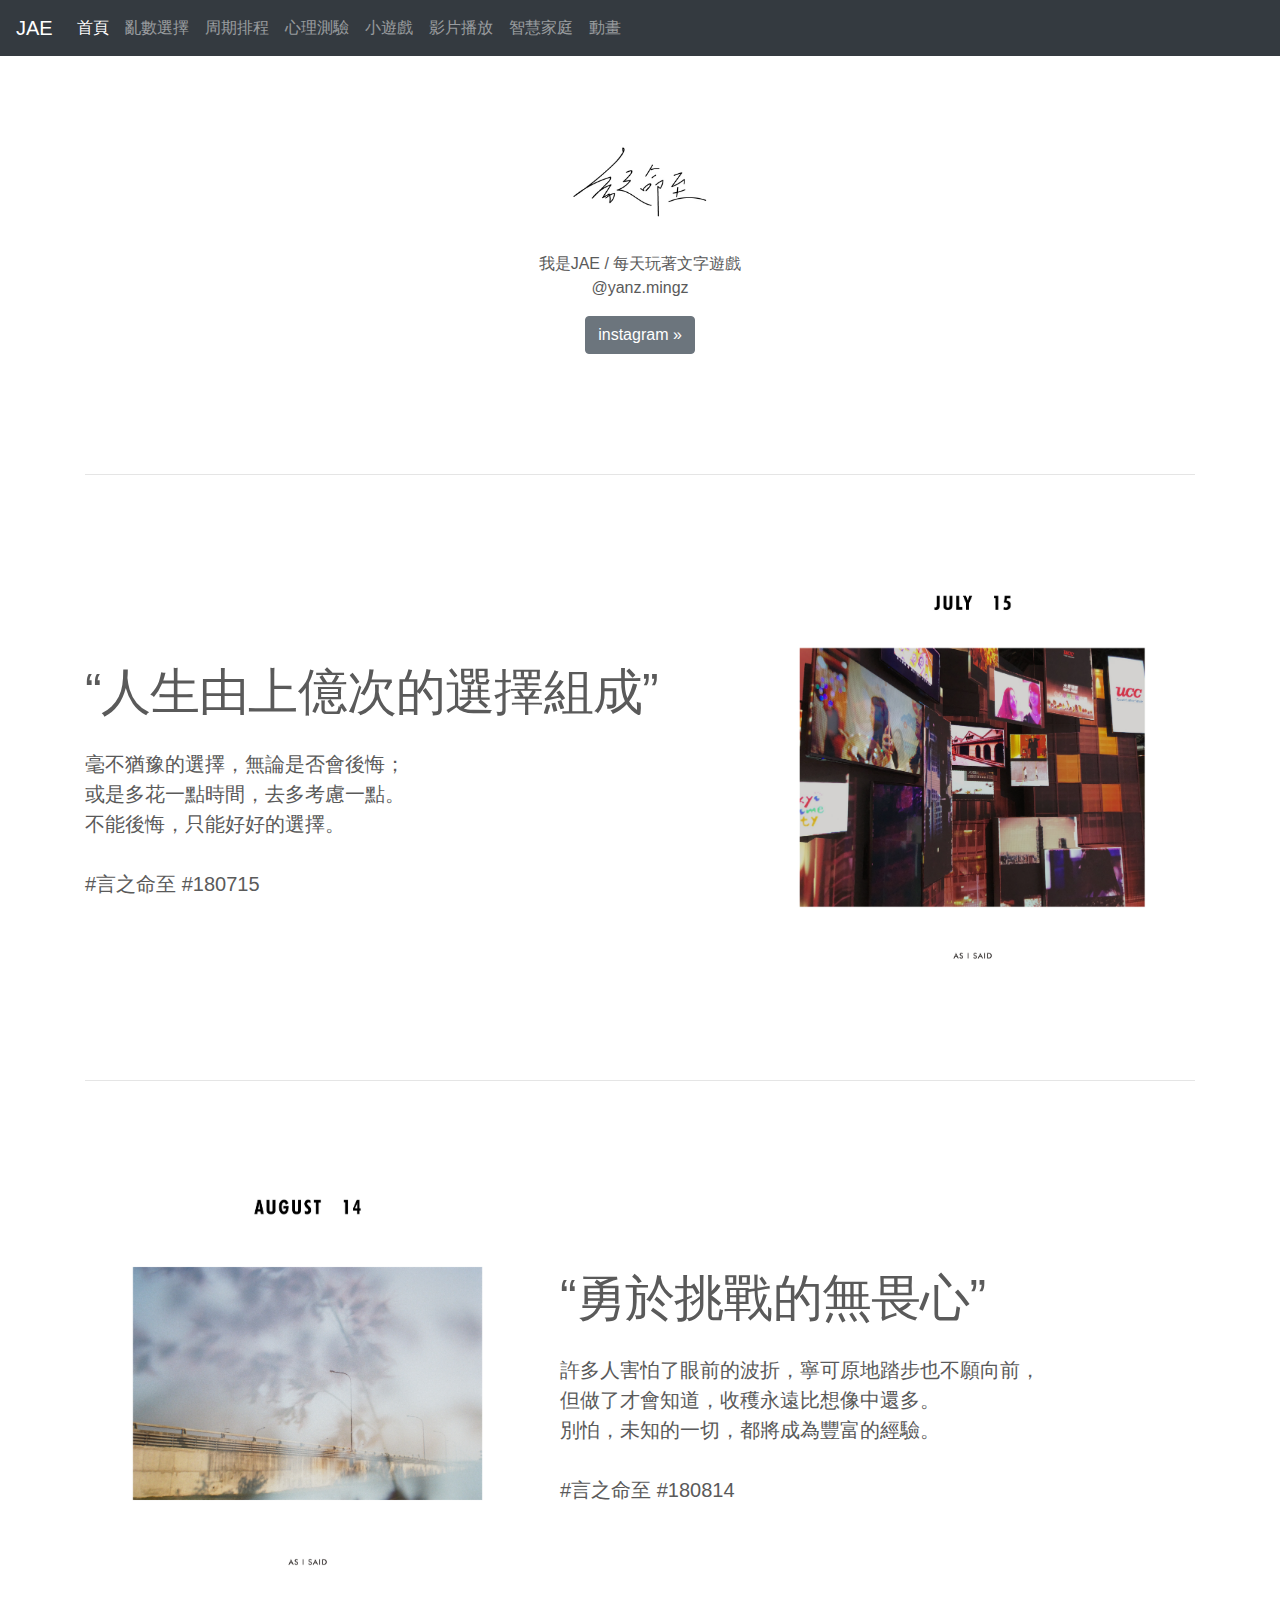
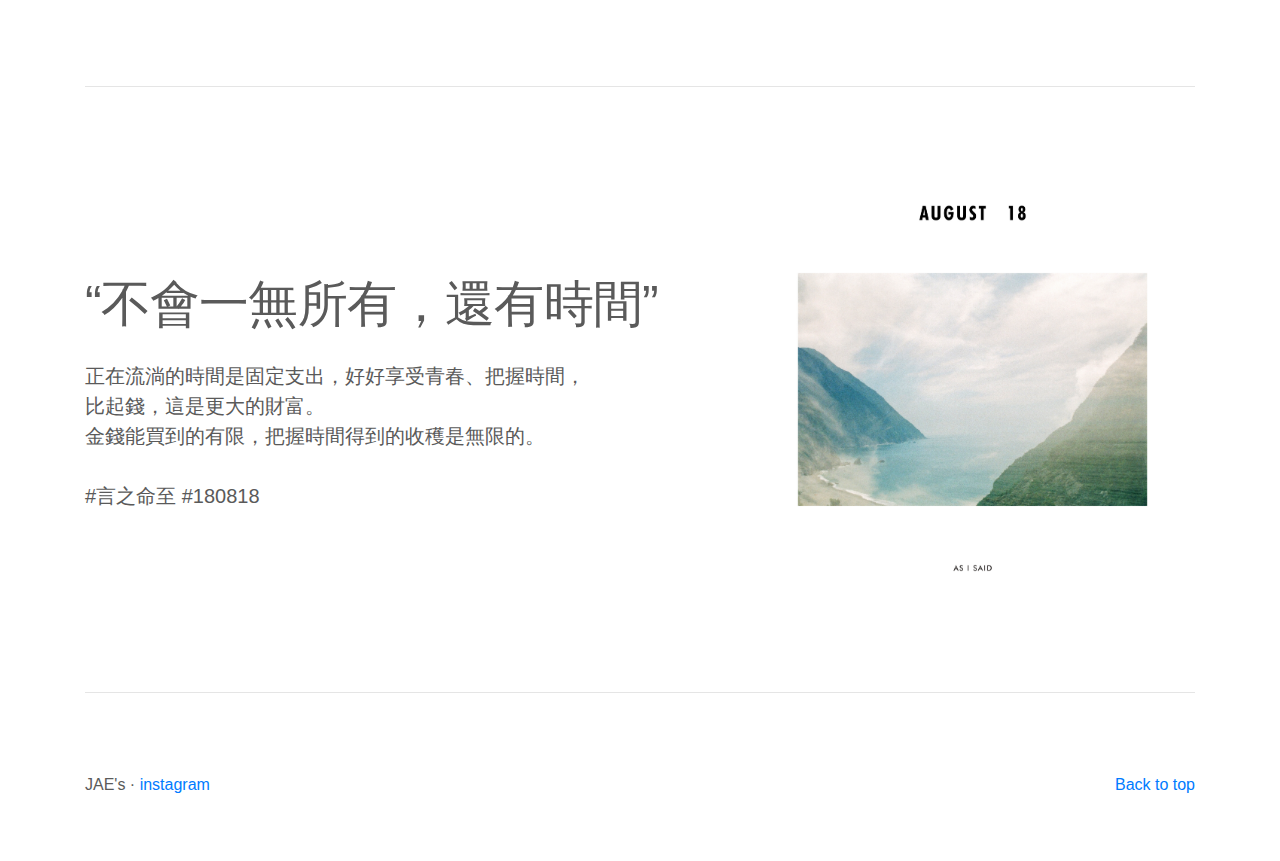
<file: index.html>
<!doctype html>
<html lang="en">
  <head>
    <meta charset="utf-8">
    <meta name="viewport" content="width=device-width, initial-scale=1, shrink-to-fit=no">
    <meta name="description" content="">
    <meta name="author" content="">
    <link rel="icon" href="favicon.ico">

    <title>JAE</title>

    <!-- Bootstrap core CSS -->
    <link href="dist/css/bootstrap.min.css" rel="stylesheet">

    <!-- Custom styles for this template -->
    <link href="carousel.css" rel="stylesheet">
  </head>
  <body>

    <header>
      <nav class="navbar navbar-expand-md navbar-dark fixed-top bg-dark">
        <a class="navbar-brand" href="index.html">JAE</a>
        <button class="navbar-toggler" type="button" data-toggle="collapse" data-target="#navbarCollapse" aria-controls="navbarCollapse" aria-expanded="false" aria-label="Toggle navigation">
          <span class="navbar-toggler-icon"></span>
        </button>
        <div class="collapse navbar-collapse" id="navbarCollapse">
          <ul class="navbar-nav mr-auto">
            <li class="nav-item active">
              <a class="nav-link" href="#">首頁 <span class="sr-only">(current)</span></a>
            </li>
            <li class="nav-item">
              <a class="nav-link" href="randomselect.html">亂數選擇</a>
            </li>
            <li class="nav-item">
              <a class="nav-link" href="schedule.html">周期排程</a>
              </li>
            <li class="nav-item">
              <a class="nav-link" href="mytest.html">心理測驗</a>
              </li>
            <li class="nav-item">
              <a class="nav-link" href="simplergb.html">小遊戲</a>
              </li>
            <li class="nav-item">
              <a class="nav-link" href="youtubeplayer.html">影片播放</a>
              </li>
            <li class="nav-item">
              <a class="nav-link" href="smarthomelight.html">智慧家庭</a>
              </li>
            <li class="nav-item">
              <a class="nav-link" href="animation.html">動畫</a>
              </li>
            <!--<li class="nav-item">
              <a class="nav-link disabled" href="#">Disabled</a>
            </li>-->
          </ul>
          <!--<form class="form-inline mt-2 mt-md-0">
            <input class="form-control mr-sm-2" type="text" placeholder="Search" aria-label="Search">
            <button class="btn btn-outline-success my-2 my-sm-0" type="submit">Search</button>
          </form>-->
        </div>
      </nav>
    </header>

    <main role="main">

      <div id="myCarousel" class="carousel slide" data-ride="carousel">
        <!--<ol class="carousel-indicators">
          <li data-target="#myCarousel" data-slide-to="0" class="active"></li>
          <li data-target="#myCarousel" data-slide-to="1"></li>
          <li data-target="#myCarousel" data-slide-to="2"></li>
        </ol>
        <div class="carousel-inner">
          <div class="carousel-item active">
            <img class="first-slide" src="images/head_1.jpg" alt="First slide">
            <div class="container">
              <div class="carousel-caption text-left">
                <h1></h1>
                <p></p>
                <p><a class="btn btn-lg btn-primary" href="#" role="button">Sign up today</a></p>
              </div>
            </div>
          </div>
          <div class="carousel-item">
            <img class="second-slide" src="[data-uri]" alt="Second slide">
            <div class="container">
              <div class="carousel-caption">
                <h1>Another example headline.</h1>
                <p>Cras justo odio, dapibus ac facilisis in, egestas eget quam. Donec id elit non mi porta gravida at eget metus. Nullam id dolor id nibh ultricies vehicula ut id elit.</p>
                <p><a class="btn btn-lg btn-primary" href="#" role="button">Learn more</a></p>
              </div>
            </div>
          </div>
          <div class="carousel-item">
            <img class="third-slide" src="[data-uri]" alt="Third slide">
            <div class="container">
              <div class="carousel-caption text-right">
                <h1>One more for good measure.</h1>
                <p>Cras justo odio, dapibus ac facilisis in, egestas eget quam. Donec id elit non mi porta gravida at eget metus. Nullam id dolor id nibh ultricies vehicula ut id elit.</p>
                <p><a class="btn btn-lg btn-primary" href="#" role="button">Browse gallery</a></p>
              </div>
            </div>
          </div>
        </div>
        <a class="carousel-control-prev" href="#myCarousel" role="button" data-slide="prev">
          <span class="carousel-control-prev-icon" aria-hidden="true"></span>
          <span class="sr-only">Previous</span>
        </a>
        <a class="carousel-control-next" href="#myCarousel" role="button" data-slide="next">
          <span class="carousel-control-next-icon" aria-hidden="true"></span>
          <span class="sr-only">Next</span>
        </a>-->
      </div>


      <!-- Marketing messaging and featurettes
      ================================================== -->
      <!-- Wrap the rest of the page in another container to center all the content. -->

      <div class="container marketing">

        <!-- Three columns of text below the carousel -->
        <div class="row">
          <div class="col-lg-4">
            
          </div><!-- /.col-lg-4 -->
          <div class="col-lg-4">
            <img class="rounded-circle" src="assets/img/yz_logo.jpg" alt="Generic placeholder image" width="140" height="140">
            <p>我是JAE / 每天玩著文字遊戲<br>@yanz.mingz</p>
            <p><a class="btn btn-secondary" href="https://www.instagram.com/yanz.mingz/" role="button">instagram &raquo;</a></p>
          </div><!-- /.col-lg-4 -->
          <div class="col-lg-4">
            
          </div><!-- /.col-lg-4 -->
        </div><!-- /.row -->


        <!-- START THE FEATURETTES -->

        <hr class="featurette-divider">

        <div class="row featurette">
          <div class="col-md-7">
            <h2 class="featurette-heading">“人生由上億次的選擇組成”</h2><br>
            <p class="lead">毫不猶豫的選擇，無論是否會後悔；<br>或是多花一點時間，去多考慮一點。<br>不能後悔，只能好好的選擇。<br><br>#言之命至 #180715</p>
          </div>
          <div class="col-md-5">
            <img class="featurette-image img-fluid mx-auto" src="assets/img/yz_01.jpg">
          </div>
        </div>

        <hr class="featurette-divider">

        <div class="row featurette">
          <div class="col-md-7 order-md-2">
            <h2 class="featurette-heading">“勇於挑戰的無畏心”</h2><br>
            <p class="lead">許多人害怕了眼前的波折，寧可原地踏步也不願向前，<br>但做了才會知道，收穫永遠比想像中還多。<br>別怕，未知的一切，都將成為豐富的經驗。<br><br>#言之命至 #180814</p>
          </div>
          <div class="col-md-5 order-md-1">
            <img class="featurette-image img-fluid mx-auto" src="assets/img/yz_02.jpg">
          </div>
        </div>

        <hr class="featurette-divider">

        <div class="row featurette">
          <div class="col-md-7">
            <h2 class="featurette-heading">“不會一無所有，還有時間”</h2><br>
            <p class="lead">正在流淌的時間是固定支出，好好享受青春、把握時間，<br>比起錢，這是更大的財富。<br>金錢能買到的有限，把握時間得到的收穫是無限的。<br><br>#言之命至 #180818</p>
          </div>
          <div class="col-md-5">
            <img class="featurette-image img-fluid mx-auto" src="assets/img/yz_03.jpg">
          </div>
        </div>

        <hr class="featurette-divider">

        <!-- /END THE FEATURETTES -->

      </div><!-- /.container -->


      <!-- FOOTER -->
      <footer class="container">
        <p class="float-right"><a href="#">Back to top</a></p>
        <p>JAE's &middot; <a href="https://www.instagram.com/jaebyjae/">instagram</a></p>
      </footer>
    </main>

    <!-- Bootstrap core JavaScript
    ================================================== -->
    <!-- Placed at the end of the document so the pages load faster -->
    <script src="https://code.jquery.com/jquery-3.3.1.slim.min.js" integrity="sha384-q8i/X+965DzO0rT7abK41JStQIAqVgRVzpbzo5smXKp4YfRvH+8abtTE1Pi6jizo" crossorigin="anonymous"></script>
    <script>window.jQuery || document.write('<script src="assets/js/vendor/jquery-slim.min.js"><\/script>')</script>
    <script src="assets/js/vendor/popper.min.js"></script>
    <script src="dist/js/bootstrap.min.js"></script>
    <!-- Just to make our placeholder images work. Don't actually copy the next line! -->
    <script src="assets/js/vendor/holder.min.js"></script>
  </body>
</html>
</file>
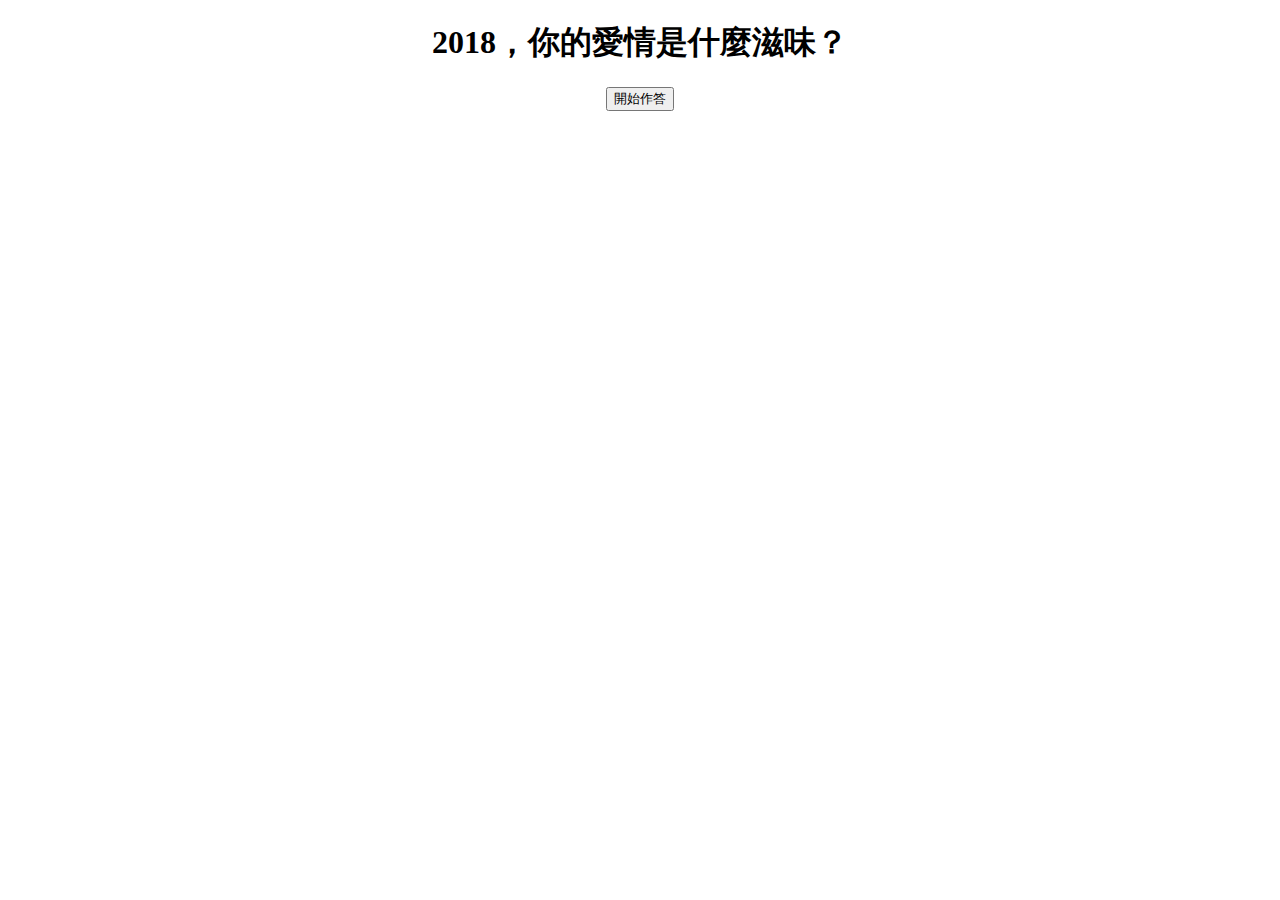
<file: my_test/index.html>
<!doctype html>
<html>
<head>
    <meta charset="UTF-8">
    <title>My Test 心理測驗</title>
    <link rel="stylesheet" href="style.css">
    <script src="https://ajax.googleapis.com/ajax/libs/jquery/3.3.1/jquery.min.js"></script>
    <script src="data.js"></script>
    <script src="main.js"></script>
</head>
<body>

    <h1>2018，你的愛情是什麼滋味？</h1>
    <!--將問題和選項設定成區塊-->
    <div>

        <h2 id="question"></h2>
        <!--將選項再設定成區塊-->
        <div id="options"></div>
        
    </div>

    <input id="startButton" type="button" value="開始作答">

    <!--共設定了三個ID，分別是問題、選項及按鈕-->
    
        
</body>
</html>
</file>
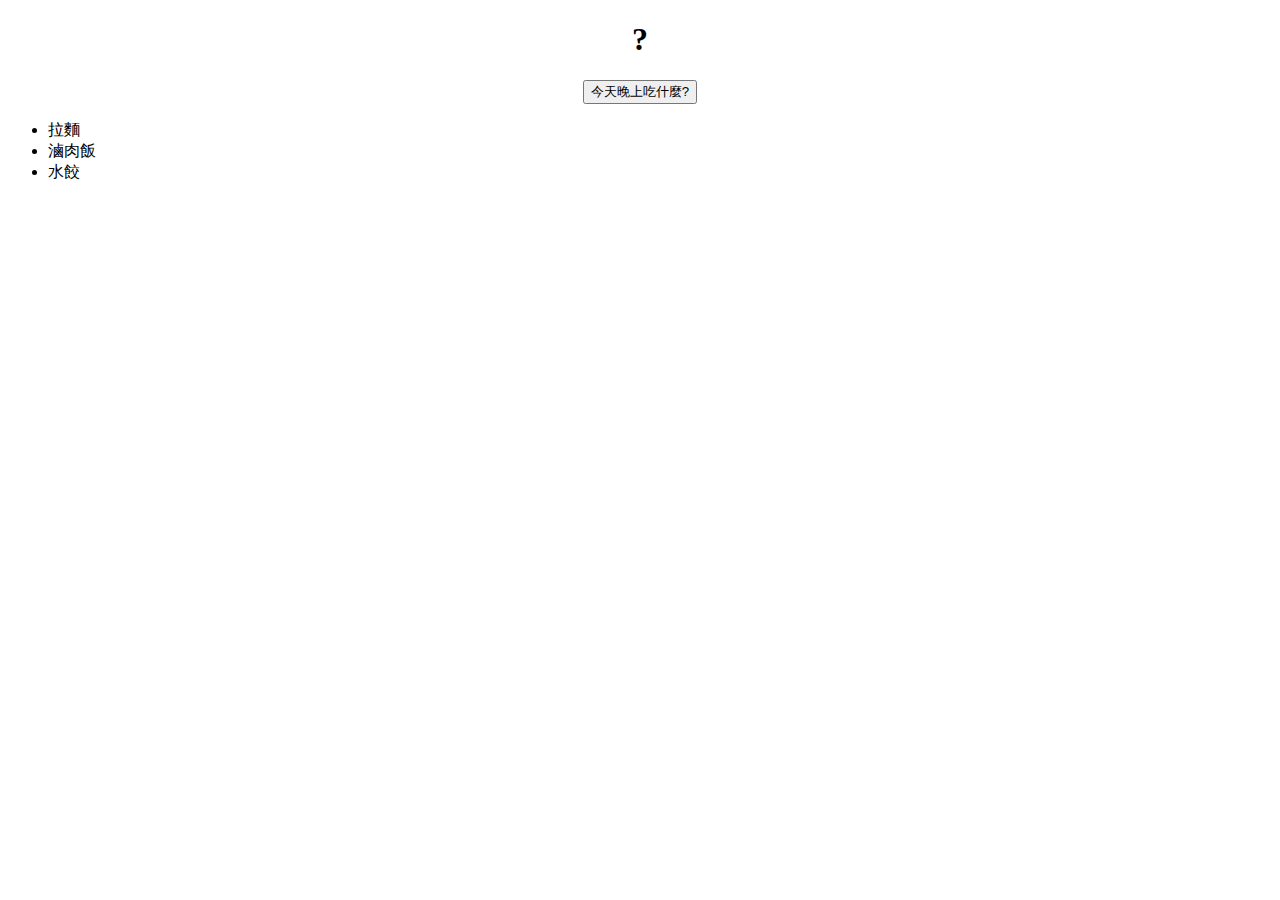
<file: random_select/index.html>
<!doctype html>
<html>
<head>
    <meta charset="UTF-8">
    <title>Dinner Random Pick</title>
    <link rel="stylesheet" href="style.css">
    <script src="https://ajax.googleapis.com/ajax/libs/jquery/3.3.1/jquery.min.js"></script>
    <script src="main.js"></script>
</head>
<body>
    <h1>?</h1>
    <input type="button" value="今天晚上吃什麼?">
    <ul>
        <li>拉麵</li>
        <li>滷肉飯</li>
        <lI>水餃</lI>
    </ul>    
</body>
</html>
</file>
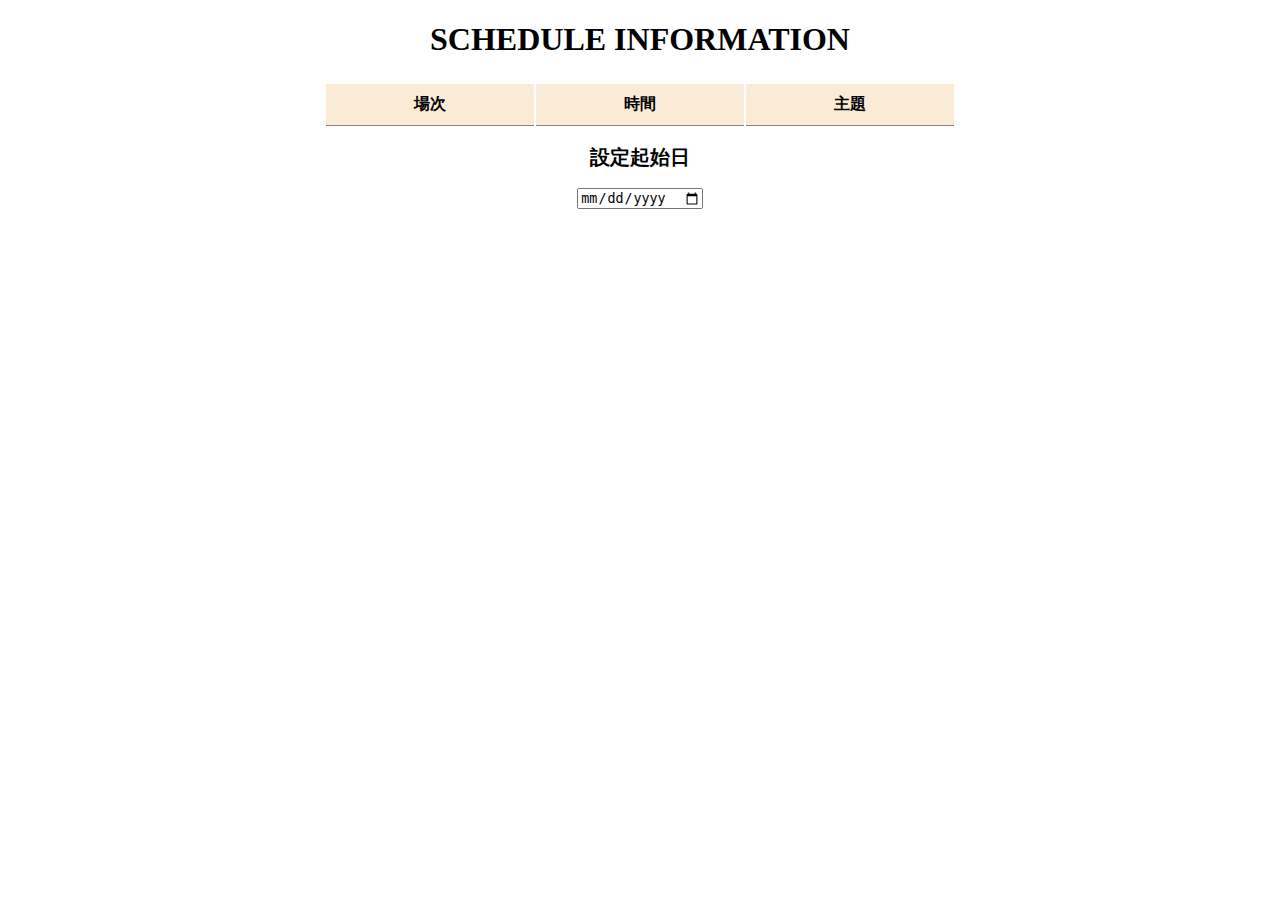
<file: schedule/index.html>
<!doctype html>
<html>
<head>
    <meta charset="UTF-8">
    <title>Schedule Information</title>
    <link rel="stylesheet" href="style.css">
    <script src="https://ajax.googleapis.com/ajax/libs/jquery/3.3.1/jquery.min.js"></script>
    <script src="topic.js"></script>
    <script src="main.js"></script>
</head>
<body>

    <h1>SCHEDULE INFORMATION</h1>
    <table id="courseTable"></table>
    
    <div>
        <h2>設定起始日</h2>
        <input type="date">

    </div>
        
</body>
</html>
</file>
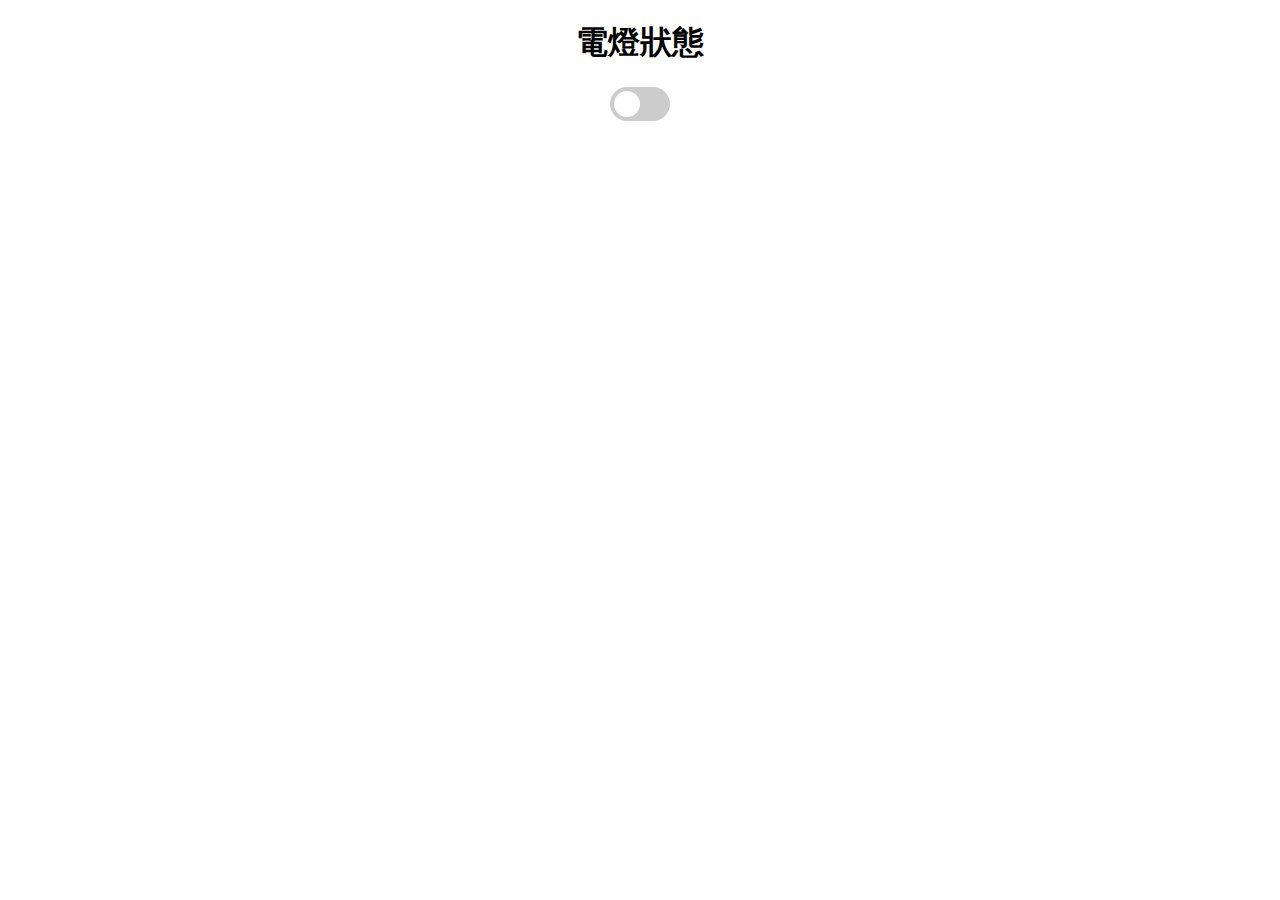
<file: smart_home_light/index.html>
<!doctype html>
<html>
<head>
    <meta charset="UTF-8">
    <title>SmartHomeLight</title>
    <link rel="stylesheet" href="style.css">
    <script src="https://ajax.googleapis.com/ajax/libs/jquery/3.3.1/jquery.min.js">
    </script>
    <script src="main.js"></script>
</head>
<body>    
    <h1>電燈狀態</h1>
    <label class="switch">
        <input type="checkbox">
        <span class="slider round"></span>
    </label>
    <br><br><br>
    
    
    <img>


</body>
</html>
</file>
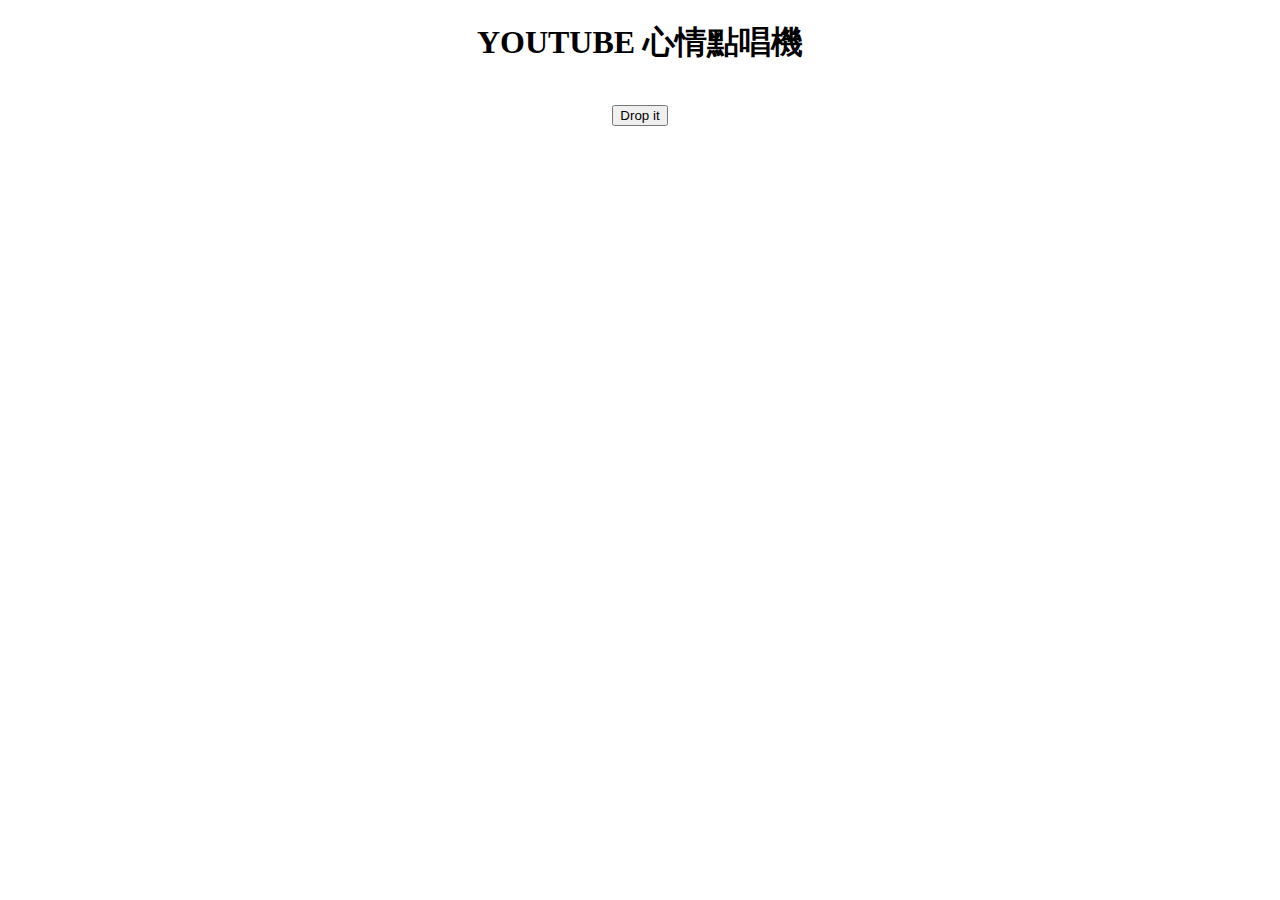
<file: youtube_player/index.html>
<!doctype html>
<html>
<head>
    <meta charset="UTF-8">
    <title>Youtube Player</title>
    <link rel="stylesheet" href="style.css">
    <script src="https://ajax.googleapis.com/ajax/libs/jquery/3.3.1/jquery.min.js"></script>
    <script src="https://www.youtube.com/iframe_api"></script>
    <script src="playList.js"></script>
    <script src="main.js"></script>
</head>
<body>

    <h1>YOUTUBE 心情點唱機</h1>
    <h2></h2><!-- 預計擺放歌曲名稱 -->
    <div id="player"></div><!-- 預計擺放Youtube影片放器 -->
    <br>
    <input id="playButton" type="button" value="Drop it">

</body>
</html>
</file>
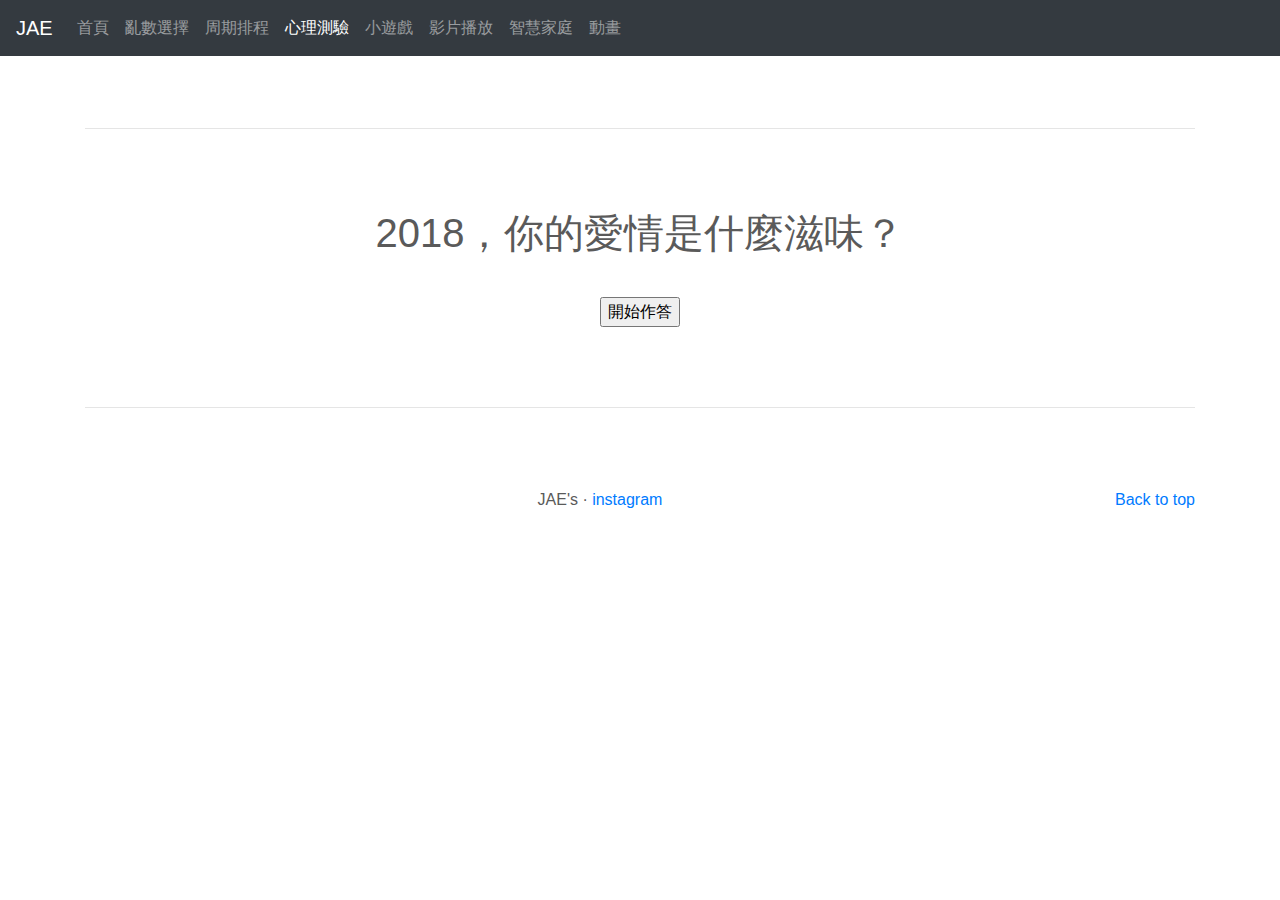
<file: mytest.html>
<!doctype html>
<html lang="en">
  <head>
    <meta charset="utf-8">
    <meta name="viewport" content="width=device-width, initial-scale=1, shrink-to-fit=no">
    <meta name="description" content="">
    <meta name="author" content="">
    <link rel="icon" href="favicon.ico">

    <title>心理測驗</title>

    <!-- Bootstrap core CSS -->
    <link href="dist/css/bootstrap.min.css" rel="stylesheet">
    <link rel="stylesheet" href="my_test/style.css">
    <!-- Custom styles for this template -->
    <link href="carousel.css" rel="stylesheet">
  </head>
  <body>

    <header>
      <nav class="navbar navbar-expand-md navbar-dark fixed-top bg-dark">
        <a class="navbar-brand" href="index.html">JAE</a>
        <button class="navbar-toggler" type="button" data-toggle="collapse" data-target="#navbarCollapse" aria-controls="navbarCollapse" aria-expanded="false" aria-label="Toggle navigation">
          <span class="navbar-toggler-icon"></span>
        </button>
        <div class="collapse navbar-collapse" id="navbarCollapse">
            <ul class="navbar-nav mr-auto">
                <li class="nav-item">
                  <a class="nav-link" href="index.html">首頁</a>
                </li>
                <li class="nav-item">
                  <a class="nav-link" href="randomselect.html">亂數選擇</a>
                </li>
                <li class="nav-item">
                    <a class="nav-link" href="schedule.html">周期排程</a>
                  </li>
                <li class="nav-item">
                    <a class="nav-link active" href="#">心理測驗 <span class="sr-only">(current)</span></a>
                  </li>
                <li class="nav-item">
                    <a class="nav-link" href="simplergb.html">小遊戲</a>
                  </li>
                <li class="nav-item">
                    <a class="nav-link" href="youtubeplayer.html">影片播放</a>
                  </li>
                <li class="nav-item">
                  <a class="nav-link" href="smarthomelight.html">智慧家庭</a>
                  </li>
                <li class="nav-item">
                  <a class="nav-link" href="animation.html">動畫</a>
                  </li>
                <!--<li class="nav-item">
                  <a class="nav-link disabled" href="#">Disabled</a>
                </li>-->
              </ul>
          
        </div>
      </nav>
    </header>

    <main role="main">
            <div class="container marketing">
              <hr class="featurette-divider">
                <h1>2018，你的愛情是什麼滋味？</h1>
                <br>
                <!--將問題和選項設定成區塊-->
                <div>
          
                  <h2 id="question"></h2>
                  <!--將選項再設定成區塊-->
                  <div id="options"></div>
                  
                </div>
          
                <input id="startButton" type="button" value="開始作答">
          
                <!--共設定了三個ID，分別是問題、選項及按鈕-->
              <hr class="featurette-divider">
            </div>
            <!-- FOOTER -->
            <footer class="container">
              <p class="float-right"><a href="#">Back to top</a></p>
              <p>JAE's &middot; <a href="https://www.instagram.com/jaebyjae/">instagram</a></p>
            </footer>
          </main>

    <!-- Bootstrap core JavaScript
    ================================================== -->
    <!-- Placed at the end of the document so the pages load faster -->
    <script src="https://code.jquery.com/jquery-3.3.1.slim.min.js" integrity="sha384-q8i/X+965DzO0rT7abK41JStQIAqVgRVzpbzo5smXKp4YfRvH+8abtTE1Pi6jizo" crossorigin="anonymous"></script>
    <script>window.jQuery || document.write('<script src="assets/js/vendor/jquery-slim.min.js"><\/script>')</script>
    <script src="assets/js/vendor/popper.min.js"></script>
    <script src="dist/js/bootstrap.min.js"></script>
    <!-- Just to make our placeholder images work. Don't actually copy the next line! -->
    <script src="assets/js/vendor/holder.min.js"></script>
    <script src="my_test/data.js"></script>
    <script src="my_test/main.js"></script>
  </body>
</html>
</file>
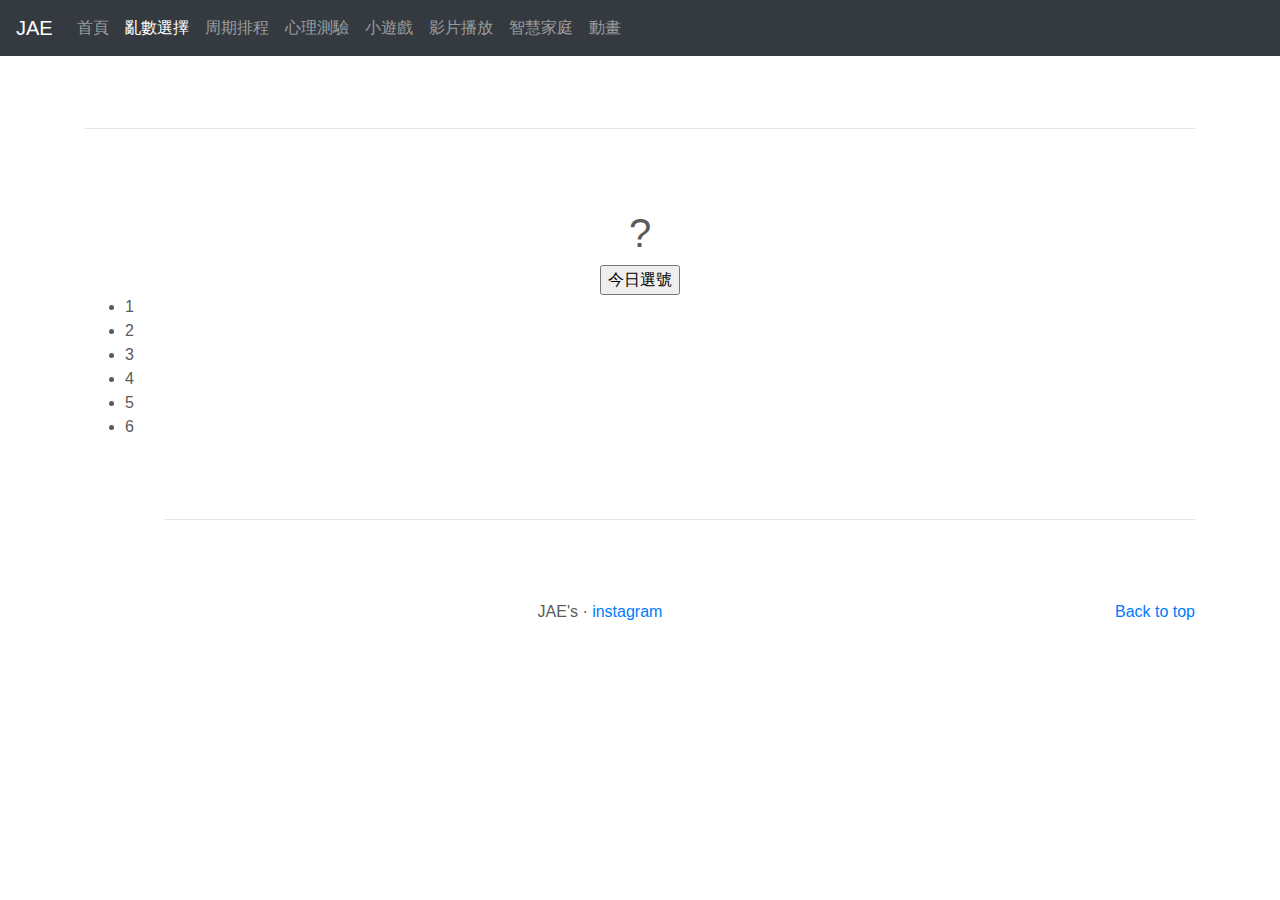
<file: randomselect.html>
<!doctype html>
<html lang="en">

<head>
    <meta charset="utf-8">
    <meta name="viewport" content="width=device-width, initial-scale=1, shrink-to-fit=no">
    <meta name="description" content="">
    <meta name="author" content="">
    <link rel="icon" href="favicon.ico">

    <title>亂數選擇</title>

    <!-- Bootstrap core CSS -->
    <link href="dist/css/bootstrap.min.css" rel="stylesheet">
    <link rel="stylesheet" href="random_select/style.css">
    <!-- Custom styles for this template -->
    <link href="carousel.css" rel="stylesheet">
</head>

<body>

    <header>
        <nav class="navbar navbar-expand-md navbar-dark fixed-top bg-dark">
            <a class="navbar-brand" href="index.html">JAE</a>
            <button class="navbar-toggler" type="button" data-toggle="collapse" data-target="#navbarCollapse" aria-controls="navbarCollapse" aria-expanded="false" aria-label="Toggle navigation">
                <span class="navbar-toggler-icon"></span>
            </button>
            <div class="collapse navbar-collapse" id="navbarCollapse">
                <ul class="navbar-nav mr-auto">
                    <li class="nav-item">
                        <a class="nav-link" href="index.html">首頁</a>
                    </li>
                    <li class="nav-item">
                        <a class="nav-link active" href="#">亂數選擇 <span class="sr-only">(current)</span></a>
                    </li>
                    <li class="nav-item">
                        <a class="nav-link" href="schedule.html">周期排程</a>
                    </li>
                    <li class="nav-item">
                        <a class="nav-link" href="mytest.html">心理測驗</a>
                    </li>
                    <li class="nav-item">
                        <a class="nav-link" href="simplergb.html">小遊戲</a>
                    </li>
                    <li class="nav-item">
                        <a class="nav-link" href="youtubeplayer.html">影片播放</a>
                    </li>
                    <li class="nav-item">
                        <a class="nav-link" href="smarthomelight.html">智慧家庭</a>
                    </li>
                    <li class="nav-item">
                        <a class="nav-link" href="animation.html">動畫</a>
                    </li>
                    <!--<li class="nav-item">
                <a class="nav-link disabled" href="#">Disabled</a>
                </li>-->
                </ul>
                
            </div>
        </nav>
    </header>


    <main role="main">
        <div class="container marketing">
            <hr class="featurette-divider">
            <h1>?</h1>
            <input type="button" value="今日選號">
            <ul id="choices">
                <li>1</li>
                <li>2</li>
                <lI>3</lI>
                <lI>4</lI>
                <lI>5</lI>
                <lI>6</lI>
                <ul>
                    <hr class="featurette-divider">
        </div>
        <!-- FOOTER -->
        <footer class="container">
            <p class="float-right"><a href="#">Back to top</a></p>
            <p>JAE's &middot; <a href="https://www.instagram.com/jaebyjae/">instagram</a></p>
        </footer>
    </main>

    <!-- Bootstrap core JavaScript
    ================================================== -->
    <!-- Placed at the end of the document so the pages load faster -->
    <script src="https://code.jquery.com/jquery-3.3.1.slim.min.js" integrity="sha384-q8i/X+965DzO0rT7abK41JStQIAqVgRVzpbzo5smXKp4YfRvH+8abtTE1Pi6jizo" crossorigin="anonymous"></script>
    <script>
        window.jQuery || document.write('<script src="assets/js/vendor/jquery-slim.min.js"><\/script>')
    </script>
    <script src="assets/js/vendor/popper.min.js"></script>
    <script src="dist/js/bootstrap.min.js"></script>
    <!-- Just to make our placeholder images work. Don't actually copy the next line! -->
    <script src="assets/js/vendor/holder.min.js"></script>
    <script src="random_select/main.js"></script>
</body>

</html>
</file>
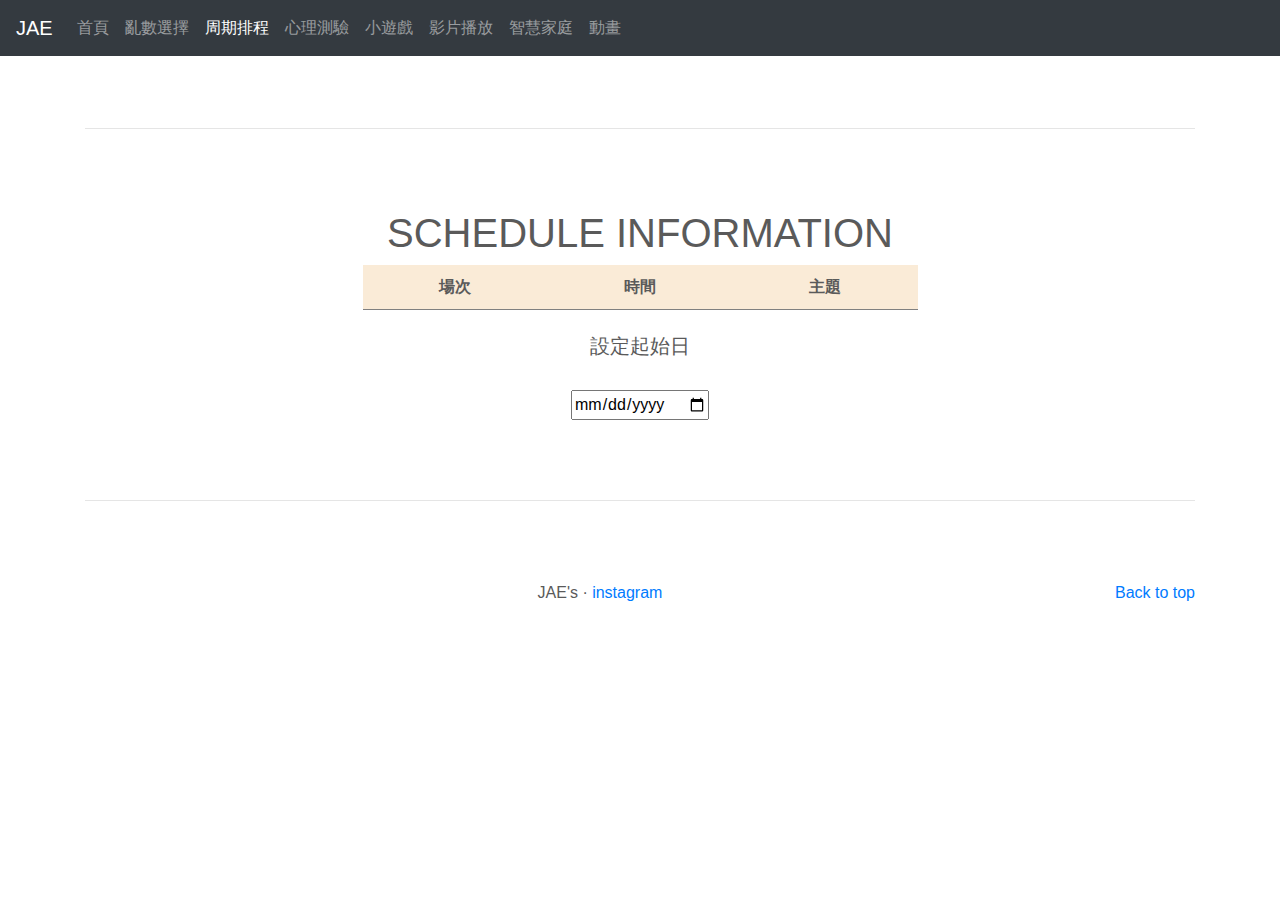
<file: schedule.html>
<!doctype html>
<html lang="en">
  <head>
    <meta charset="utf-8">
    <meta name="viewport" content="width=device-width, initial-scale=1, shrink-to-fit=no">
    <meta name="description" content="">
    <meta name="author" content="">
    <link rel="icon" href="favicon.ico">

    <title>周期排程</title>

    <!-- Bootstrap core CSS -->
    <link href="dist/css/bootstrap.min.css" rel="stylesheet">
    <link rel="stylesheet" href="schedule/style.css">
    <!-- Custom styles for this template -->
    <link href="carousel.css" rel="stylesheet">
  </head>
  <body>

    <header>
      <nav class="navbar navbar-expand-md navbar-dark fixed-top bg-dark">
        <a class="navbar-brand" href="index.html">JAE</a>
        <button class="navbar-toggler" type="button" data-toggle="collapse" data-target="#navbarCollapse" aria-controls="navbarCollapse" aria-expanded="false" aria-label="Toggle navigation">
          <span class="navbar-toggler-icon"></span>
        </button>
        <div class="collapse navbar-collapse" id="navbarCollapse">
            <ul class="navbar-nav mr-auto">
                <li class="nav-item">
                  <a class="nav-link" href="index.html">首頁</a>
                </li>
                <li class="nav-item">
                  <a class="nav-link" href="randomselect.html">亂數選擇</a>
                </li>
                <li class="nav-item">
                    <a class="nav-link active" href="#">周期排程 <span class="sr-only">(current)</span></a>
                  </li>
                <li class="nav-item">
                    <a class="nav-link" href="mytest.html">心理測驗</a>
                  </li>
                <li class="nav-item">
                    <a class="nav-link" href="simplergb.html">小遊戲</a>
                  </li>
                <li class="nav-item">
                    <a class="nav-link" href="youtubeplayer.html">影片播放</a>
                  </li>
                <li class="nav-item">
                    <a class="nav-link" href="smarthomelight.html">智慧家庭</a>
                  </li>
                <li class="nav-item">
                    <a class="nav-link" href="animation.html">動畫</a>
                  </li>
                <!--<li class="nav-item">
                <a class="nav-link disabled" href="#">Disabled</a>
                </li>-->              
            </ul>
          
        </div>
      </nav>
    </header>

    <main role="main">
            <div class="container marketing">
              <hr class="featurette-divider">
                <h1>SCHEDULE INFORMATION</h1>
                <table id="courseTable"></table>
              <br>
                <div>
                  <h2>設定起始日</h2>
                  <br>
                  <input type="date">
          
                </div>
              <hr class="featurette-divider">
            </div>
            <!-- FOOTER -->
            <footer class="container">
              <p class="float-right"><a href="#">Back to top</a></p>
              <p>JAE's &middot; <a href="https://www.instagram.com/jaebyjae/">instagram</a></p>
            </footer>
          </main>

    <!-- Bootstrap core JavaScript
    ================================================== -->
    <!-- Placed at the end of the document so the pages load faster -->
    <script src="https://code.jquery.com/jquery-3.3.1.slim.min.js" integrity="sha384-q8i/X+965DzO0rT7abK41JStQIAqVgRVzpbzo5smXKp4YfRvH+8abtTE1Pi6jizo" crossorigin="anonymous"></script>
    <script>window.jQuery || document.write('<script src="assets/js/vendor/jquery-slim.min.js"><\/script>')</script>
    <script src="assets/js/vendor/popper.min.js"></script>
    <script src="dist/js/bootstrap.min.js"></script>
    <!-- Just to make our placeholder images work. Don't actually copy the next line! -->
    <script src="assets/js/vendor/holder.min.js"></script>
    <script src="schedule/topic.js"></script>
    <script src="schedule/main.js"></script>
  </body>
</html>
</file>
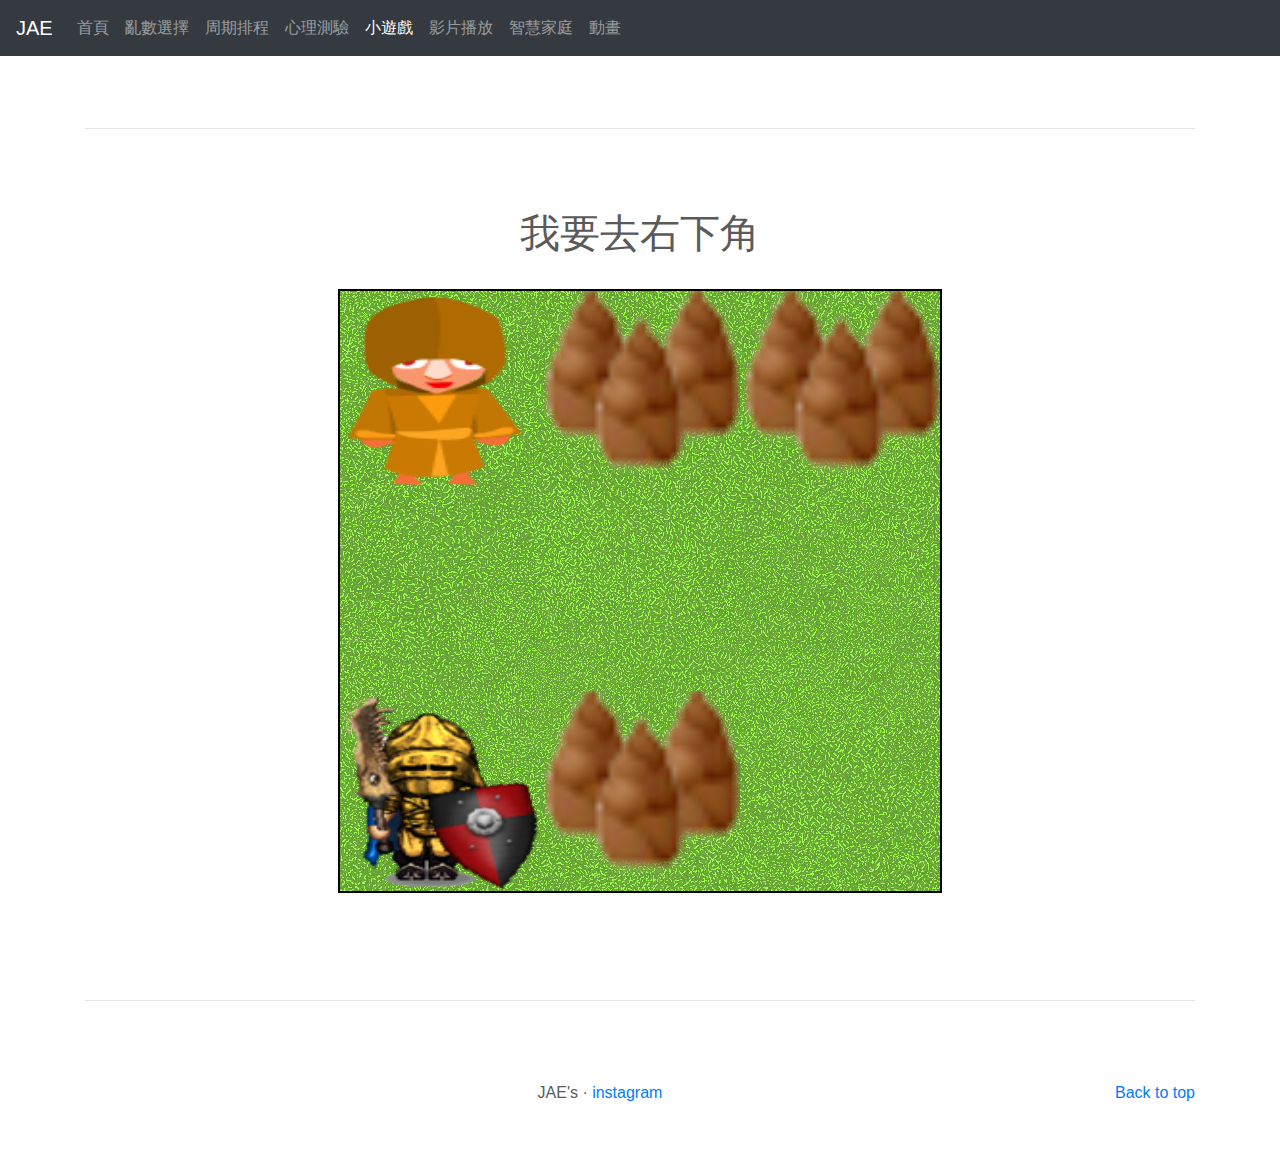
<file: simplergb.html>
<!doctype html>
<html lang="en">
  <head>
    <meta charset="utf-8">
    <meta name="viewport" content="width=device-width, initial-scale=1, shrink-to-fit=no">
    <meta name="description" content="">
    <meta name="author" content="">
    <link rel="icon" href="favicon.ico">

    <title>小遊戲</title>

    <!-- Bootstrap core CSS -->
    <link href="dist/css/bootstrap.min.css" rel="stylesheet">
    <link rel="stylesheet" href="simple_rgb/style.css">
    <!-- Custom styles for this template -->
    <link href="carousel.css" rel="stylesheet">
  </head>
  <body>

    <header>
      <nav class="navbar navbar-expand-md navbar-dark fixed-top bg-dark">
        <a class="navbar-brand" href="index.html">JAE</a>
        <button class="navbar-toggler" type="button" data-toggle="collapse" data-target="#navbarCollapse" aria-controls="navbarCollapse" aria-expanded="false" aria-label="Toggle navigation">
          <span class="navbar-toggler-icon"></span>
        </button>
        <div class="collapse navbar-collapse" id="navbarCollapse">
            <ul class="navbar-nav mr-auto">
                <li class="nav-item">
                    <a class="nav-link" href="index.html">首頁</a>
                </li>
                <li class="nav-item">
                    <a class="nav-link" href="randomselect.html">亂數選擇</a>
                </li>
                <li class="nav-item">
                    <a class="nav-link" href="schedule.html">周期排程</a>
                </li>
                <li class="nav-item">
                    <a class="nav-link" href="mytest.html">心理測驗</a>
                </li>
                <li class="nav-item">
                    <a class="nav-link active" href="#">小遊戲 <span class="sr-only">(current)</span></a>
                </li>
                <li class="nav-item">
                    <a class="nav-link" href="youtubeplayer.html">影片播放</a>
                </li>
                <li class="nav-item">
                    <a class="nav-link" href="smarthomelight.html">智慧家庭</a>
                </li>
                <li class="nav-item">
                    <a class="nav-link" href="animation.html">動畫</a>
                </li>
                <!--<li class="nav-item">
                <a class="nav-link disabled" href="#">Disabled</a>
                </li>-->
            </ul>
          
        </div>
      </nav>
    </header>

    <main role="main">
            <div class="container marketing">
                <hr class="featurette-divider">
                    <h1>我要去右下角</h1>
                    <br>
                    <div>
                        <canvas id="myCanvas" width="600" height="600"></canvas>
                    <p id="talkBox"></p>
                    </div>
                <hr class="featurette-divider">
            </div>
            <!-- FOOTER -->
            <footer class="container">
                <p class="float-right"><a href="#">Back to top</a></p>
                <p>JAE's &middot; <a href="https://www.instagram.com/jaebyjae/">instagram</a></p>
            </footer>
          </main>

    <!-- Bootstrap core JavaScript
    ================================================== -->
    <!-- Placed at the end of the document so the pages load faster -->
    <script src="https://code.jquery.com/jquery-3.3.1.slim.min.js" integrity="sha384-q8i/X+965DzO0rT7abK41JStQIAqVgRVzpbzo5smXKp4YfRvH+8abtTE1Pi6jizo" crossorigin="anonymous"></script>
    <script>window.jQuery || document.write('<script src="assets/js/vendor/jquery-slim.min.js"><\/script>')</script>
    <script src="assets/js/vendor/popper.min.js"></script>
    <script src="dist/js/bootstrap.min.js"></script>
    <!-- Just to make our placeholder images work. Don't actually copy the next line! -->
    <script src="assets/js/vendor/holder.min.js"></script>
    <script src="simple_rgb/main.js"></script>
  </body>
</html>
</file>
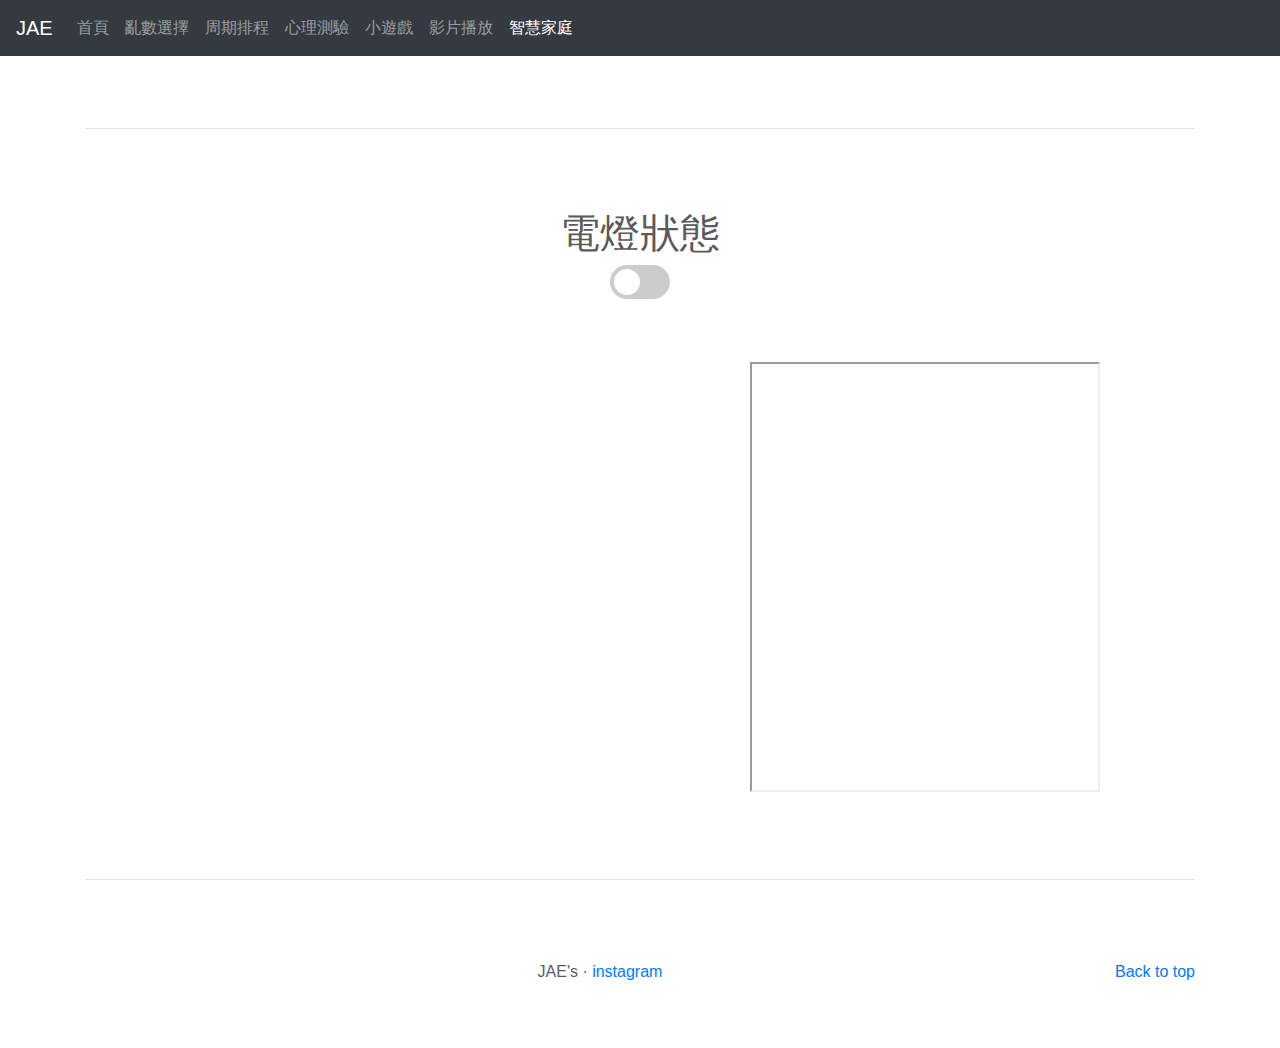
<file: smarthomelight.html>
<!doctype html>
<html lang="en">
  <head>
    <meta charset="utf-8">
    <meta name="viewport" content="width=device-width, initial-scale=1, shrink-to-fit=no">
    <meta name="description" content="">
    <meta name="author" content="">
    <link rel="icon" href="favicon.ico">

    <title>智慧家庭</title>

    <!-- Bootstrap core CSS -->
    <link href="dist/css/bootstrap.min.css" rel="stylesheet">
    <link rel="stylesheet" href="smart_home_light/style.css">
    <!-- Custom styles for this template -->
    <link href="carousel.css" rel="stylesheet">
  </head>
  <body>

    <header>
      <nav class="navbar navbar-expand-md navbar-dark fixed-top bg-dark">
        <a class="navbar-brand" href="index.html">JAE</a>
        <button class="navbar-toggler" type="button" data-toggle="collapse" data-target="#navbarCollapse" aria-controls="navbarCollapse" aria-expanded="false" aria-label="Toggle navigation">
          <span class="navbar-toggler-icon"></span>
        </button>
        <div class="collapse navbar-collapse" id="navbarCollapse">
          <ul class="navbar-nav mr-auto">
            <li class="nav-item">
                <a class="nav-link" href="index.html">首頁</a>
            </li>
            <li class="nav-item">
                <a class="nav-link" href="randomselect.html">亂數選擇</a>
            </li>
            <li class="nav-item">
                <a class="nav-link" href="schedule.html">周期排程</a>
              </li>
            <li class="nav-item">
                <a class="nav-link" href="mytest.html">心理測驗</a>
              </li>
            <li class="nav-item">
                <a class="nav-link" href="simplergb.html">小遊戲</a>
              </li>
            <li class="nav-item">
                <a class="nav-link" href="youtubeplayer.html">影片播放</a>
              </li>
            <li class="nav-item active">
                <a class="nav-link" href="#">智慧家庭 <span class="sr-only">(current)</span></a>
              </li>
            <!--<li class="nav-item">
              <a class="nav-link disabled" href="#">Disabled</a>
            </li>-->
          </ul>
          
        </div>
      </nav>
    </header>

    <main role="main">
        <div class="container marketing">
            <hr class="featurette-divider">
            <h1>電燈狀態</h1>
            <label class="switch">
            <input type="checkbox">
            <span class="slider round"></span>
            </label>
            <br><br><br>
            <div class="row">
              <div class="col-lg-6"><br><br><br><br><br><img></div>
              <div class="col-lg-6">
            <iframe
                allow="microphone;"
                width="350"
                height="430"
                src="https://console.dialogflow.com/api-client/demo/embedded/5a722673-911e-4599-a645-b23650a54dad">
            </iframe>
            </div>
            </div>
            <hr class="featurette-divider">
        </div>
        <!-- FOOTER -->
        <footer class="container">
          <p class="float-right"><a href="#">Back to top</a></p>
          <p>JAE's &middot; <a href="https://www.instagram.com/jaebyjae/">instagram</a></p>
        </footer>
    </main>

    <!-- Bootstrap core JavaScript
    ================================================== -->
    <!-- Placed at the end of the document so the pages load faster -->
    <script src="https://code.jquery.com/jquery-3.3.1.slim.min.js" integrity="sha384-q8i/X+965DzO0rT7abK41JStQIAqVgRVzpbzo5smXKp4YfRvH+8abtTE1Pi6jizo" crossorigin="anonymous"></script>
    <script>window.jQuery || document.write('<script src="assets/js/vendor/jquery-slim.min.js"><\/script>')</script>
    <script src="assets/js/vendor/popper.min.js"></script>
    <script src="dist/js/bootstrap.min.js"></script>
    <!-- Just to make our placeholder images work. Don't actually copy the next line! -->
    <script src="assets/js/vendor/holder.min.js"></script>
    <script src="https://ajax.googleapis.com/ajax/libs/jquery/3.3.1/jquery.min.js"></script>
    <script src=""></script>
    <script src="smart_home_light/main.js"></script>
  </body>
</html>
</file>
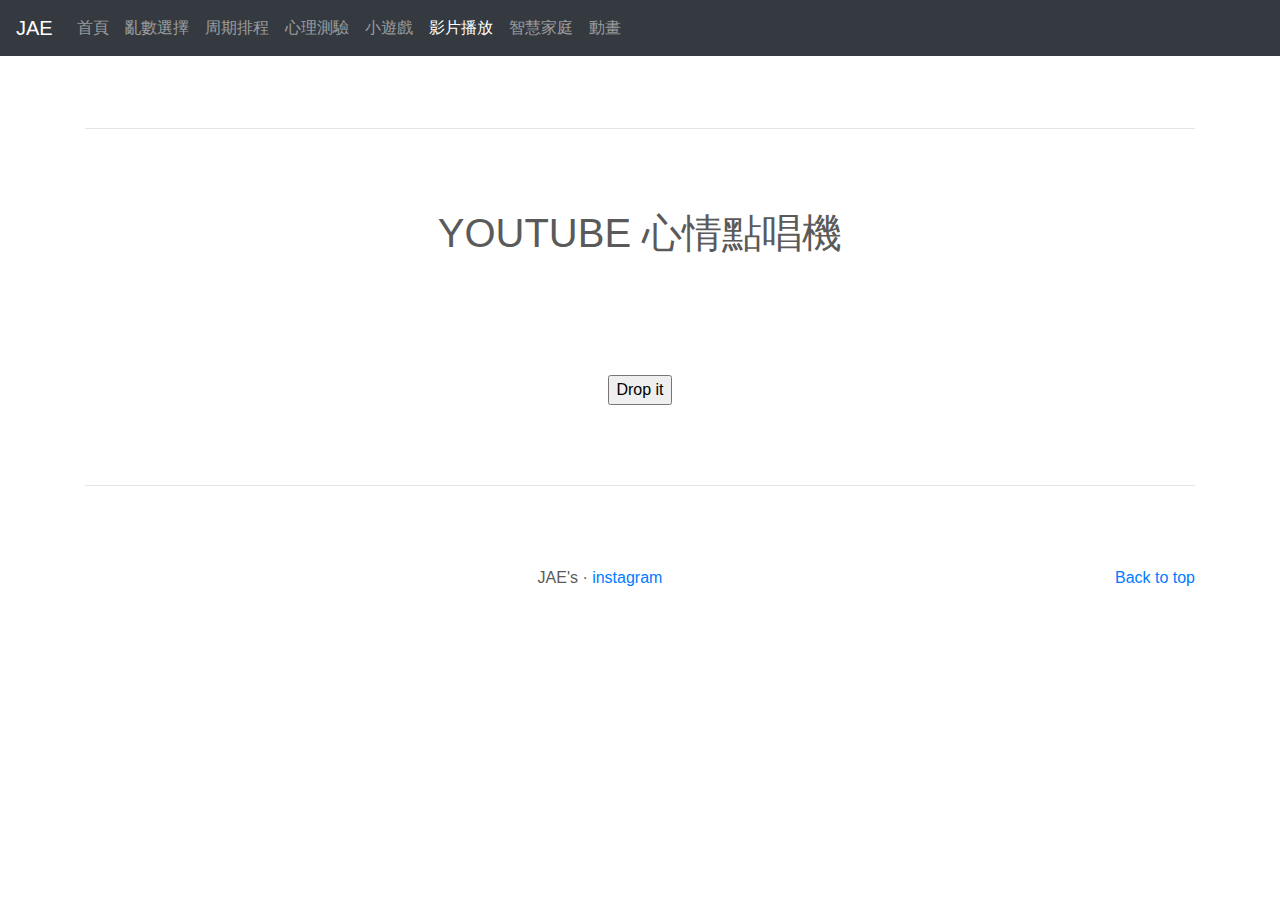
<file: youtubeplayer.html>
<!doctype html>
<html lang="en">
  <head>
    <meta charset="utf-8">
    <meta name="viewport" content="width=device-width, initial-scale=1, shrink-to-fit=no">
    <meta name="description" content="">
    <meta name="author" content="">
    <link rel="icon" href="favicon.ico">

    <title>影片播放</title>

    <!-- Bootstrap core CSS -->
    <link href="dist/css/bootstrap.min.css" rel="stylesheet">
    <link rel="stylesheet" href="youtube_player/style.css">
    <!-- Custom styles for this template -->
    <link href="carousel.css" rel="stylesheet">
  </head>
  <body>

    <header>
      <nav class="navbar navbar-expand-md navbar-dark fixed-top bg-dark">
        <a class="navbar-brand" href="index.html">JAE</a>
        <button class="navbar-toggler" type="button" data-toggle="collapse" data-target="#navbarCollapse" aria-controls="navbarCollapse" aria-expanded="false" aria-label="Toggle navigation">
          <span class="navbar-toggler-icon"></span>
        </button>
        <div class="collapse navbar-collapse" id="navbarCollapse">
          <ul class="navbar-nav mr-auto">
            <li class="nav-item">
                <a class="nav-link" href="index.html">首頁</a>
            </li>
            <li class="nav-item">
                <a class="nav-link" href="randomselect.html">亂數選擇</a>
            </li>
            <li class="nav-item">
                <a class="nav-link" href="schedule.html">周期排程</a>
              </li>
            <li class="nav-item">
                <a class="nav-link" href="mytest.html">心理測驗</a>
              </li>
            <li class="nav-item">
                <a class="nav-link" href="simplergb.html">小遊戲</a>
              </li>
            <li class="nav-item active">
                <a class="nav-link" href="#">影片播放 <span class="sr-only">(current)</span></a>
              </li>
            <li class="nav-item">
                <a class="nav-link" href="smarthomelight.html">智慧家庭</a>
              </li>
            <li class="nav-item">
                <a class="nav-link" href="animation.html">動畫</a>
              </li>
            <!--<li class="nav-item">
              <a class="nav-link disabled" href="#">Disabled</a>
            </li>-->
          </ul>
          
        </div>
      </nav>
    </header>

    <main role="main">
        <div class="container marketing">
            <hr class="featurette-divider">
            <h1>YOUTUBE 心情點唱機</h1>
            <br>
            <h2 id="title"></h2><!-- 預計擺放歌曲名稱 -->
            <br>
            <div id="player"></div><!-- 預計擺放Youtube影片放器 -->
            <br>
            <input id="playButton" type="button" value="Drop it">
            <hr class="featurette-divider">
        </div>
        <!-- FOOTER -->
        <footer class="container">
          <p class="float-right"><a href="#">Back to top</a></p>
          <p>JAE's &middot; <a href="https://www.instagram.com/jaebyjae/">instagram</a></p>
        </footer>
    </main>

    <!-- Bootstrap core JavaScript
    ================================================== -->
    <!-- Placed at the end of the document so the pages load faster -->
    <script src="https://code.jquery.com/jquery-3.3.1.slim.min.js" integrity="sha384-q8i/X+965DzO0rT7abK41JStQIAqVgRVzpbzo5smXKp4YfRvH+8abtTE1Pi6jizo" crossorigin="anonymous"></script>
    <script>window.jQuery || document.write('<script src="assets/js/vendor/jquery-slim.min.js"><\/script>')</script>
    <script src="assets/js/vendor/popper.min.js"></script>
    <script src="dist/js/bootstrap.min.js"></script>
    <!-- Just to make our placeholder images work. Don't actually copy the next line! -->
    <script src="assets/js/vendor/holder.min.js"></script>
    <script src="https://www.youtube.com/iframe_api"></script>
    <script src="youtube_player/playList.js"></script>
    <script src="youtube_player/main.js"></script>
  </body>
</html>
</file>
<file: carousel.css>
/* GLOBAL STYLES
-------------------------------------------------- */
/* Padding below the footer and lighter body text */

body {
  padding-top: 3rem;
  padding-bottom: 3rem;
  color: #5a5a5a;
}


/* CUSTOMIZE THE CAROUSEL
-------------------------------------------------- */

/* Carousel base class */
.carousel {
  margin-bottom: 4rem;
}
/* Since positioning the image, we need to help out the caption */
.carousel-caption {
  bottom: 3rem;
  z-index: 10;
}

/* Declare heights because of positioning of img element */
.carousel-item {
  height: 32rem;
  background-color: #777;
}
.carousel-item > img {
  position: absolute;
  top: 0;
  left: 0;
  width: 3130px;
  height: 2075px;
}


/* MARKETING CONTENT
-------------------------------------------------- */

/* Center align the text within the three columns below the carousel */
.marketing .col-lg-4 {
  margin-bottom: 1.5rem;
  text-align: center;
}
.marketing h2 {
  font-weight: 400;
}
.marketing .col-lg-4 p {
  margin-right: .75rem;
  margin-left: .75rem;
}


/* Featurettes
------------------------- */

.featurette-divider {
  margin: 5rem 0; /* Space out the Bootstrap <hr> more */
}

/* Thin out the marketing headings */
.featurette-heading {
  font-weight: 300;
  line-height: 1;
  letter-spacing: -.05rem;
}


/* RESPONSIVE CSS
-------------------------------------------------- */

@media (min-width: 40em) {
  /* Bump up size of carousel content */
  .carousel-caption p {
    margin-bottom: 1.25rem;
    font-size: 1.25rem;
    line-height: 1.4;
  }

  .featurette-heading {
    font-size: 50px;
  }
}

@media (min-width: 62em) {
  .featurette-heading {
    margin-top: 7rem;
  }
}
</file>
<file: my_test/style.css>
body{
    text-align: center;
}
</file>
<file: random_select/style.css>
body{
    text-align: center;
}
li{
    text-align: left;
}
</file>
<file: schedule/style.css>
body{
    text-align: center;
}

table {
    width: 50% ;
    margin: auto ;
}

th,td {
    padding: 10px 0px 10px ;
    border-bottom: 1px solid gray ;
}
th {
    background-color: antiquewhite ;                                           
}

/* 此為A版本(前面append Class名稱後直接改class的樣式 */
.odd {
    background-color: white ;
}

.even {
    background-color: aquamarine ;
}
/* A版本結束 */

/* 以下為正常even odd寫法 B版本 把這個打開即可把A版本append Class名稱那塊拿掉  */

/* 
tr:nth-child(even) {    
    background-color: white ;
}

tr:nth-child(odd) {
    background-color: aquamarine ;
}
*/
h2{
    font-size: 20px ;
}
</file>
<file: smart_home_light/style.css>
body{
    text-align: center;
}

.switch {
    position: relative;
    display: inline-block;
    width: 60px;
    height: 34px;
}

/* Hide default HTML checkbox */
.switch input {display: none;}

/* The slider */
.slider {
  position: absolute;
  cursor: pointer;
  top: 0;
  left: 0;
  right: 0;
  bottom: 0;
  background-color: #ccc;
  -webkit-transition: .4s;
  transition: .4s;
}

.slider:before {
  position: absolute;
  content: "";
  height: 26px;
  width: 26px;
  left: 4px;
  bottom: 4px;
  background-color: white;
  -webkit-transition: .4s;
  transition: .4s;
}

input:checked + .slider {
  background-color: #2196F3;
}

input:focus + .slider {
  box-shadow: 0 0 1px #2196F3;
}

input:checked + .slider:before {
  -webkit-transform: translateX(26px);
  -ms-transform: translateX(26px);
  transform: translateX(26px);
}

/* Rounded sliders */
.slider.round {
  border-radius: 34px;
}

.slider.round:before {
  border-radius: 50%;
}
</file>
<file: youtube_player/style.css>
body{
    text-align: center ;
}
#title{
    /*預留歌曲名稱的顯示空間*/
    height: 30px ;
    font-size: 20px ;
}
</file>
<file: simple_rgb/style.css>
body{
    text-align: center;
}
canvas{
    border: 2px solid black ;
    background-image: url(images/grasses68.gif) ;
}

#talkBox{
    height: 20px ;
    color: brown ;
    font-size: 26px ;
    font-weight: bold ;
}
</file>
